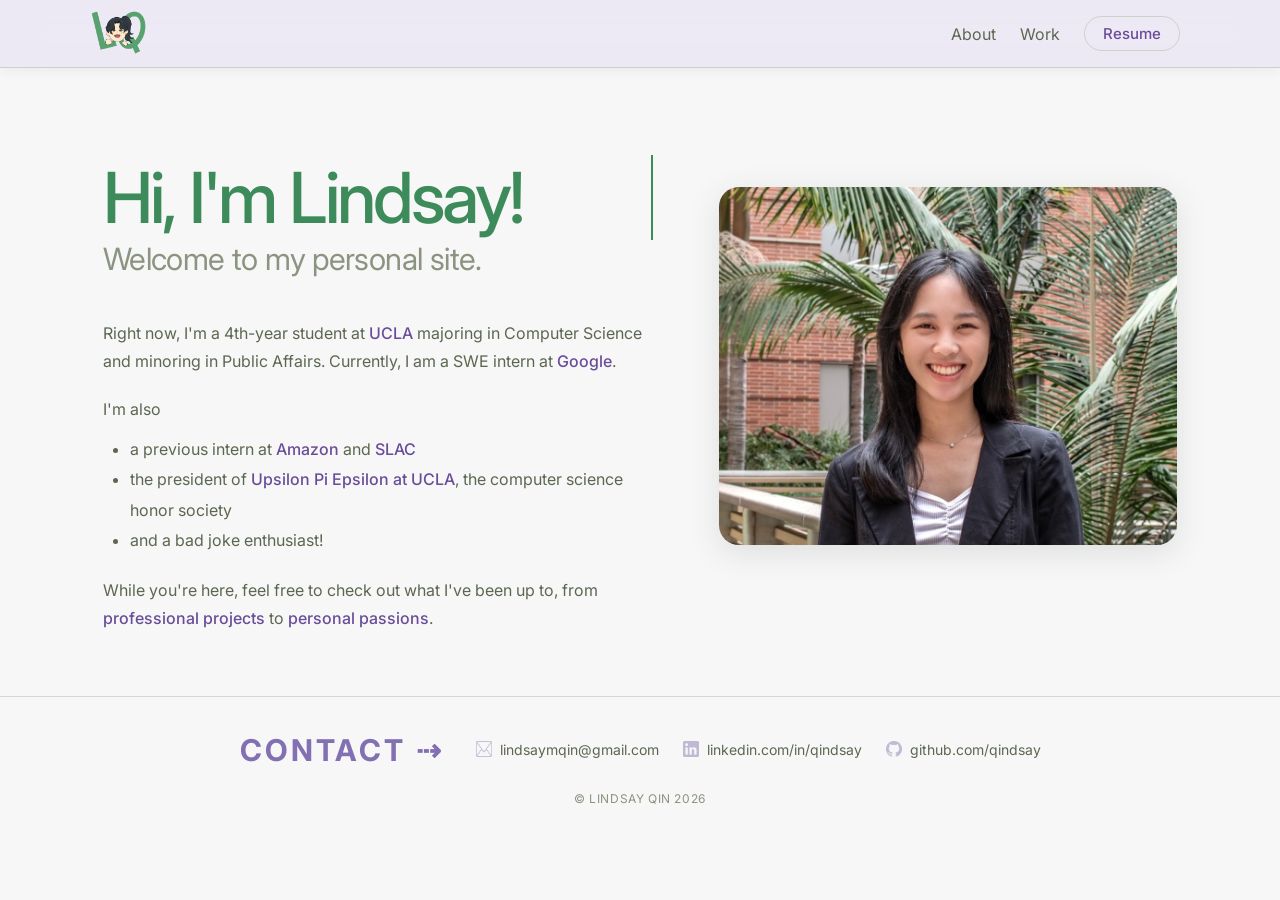
<file: index.html>
<!doctype html><html lang="en"><head><meta charset="utf-8"/><link rel="icon" href="/favicon.ico"/><meta name="viewport" content="width=device-width,initial-scale=1"/><meta name="theme-color" content="#000000"/><meta name="description" content="Web site created using create-react-app"/><link rel="apple-touch-icon" href="/favicon.ico"/><link rel="manifest" href="/manifest.json"/><link rel="preconnect" href="https://fonts.googleapis.com"><link rel="preconnect" href="https://fonts.gstatic.com" crossorigin><link href="https://fonts.googleapis.com/css2?family=Inter:wght@300;400;500;600;700&display=swap" rel="stylesheet"><title>Lindsay Qin</title><script defer="defer" src="/static/js/main.95733345.js"></script><link href="/static/css/main.2096ff83.css" rel="stylesheet"></head><body><noscript>You need to enable JavaScript to run this app.</noscript><div id="root"></div></body></html>
</file>
<file: static/css/main.2096ff83.css>
:root{--bg:#f7f7f8;--nav-bg:#ebe8f4e0;--card-bg:#eeeaf5;--contact-bg:#edecea;--border:#a0aa9466;--green:#3d8b5a;--purple:#6a4d99;--purple-mid:#8270b3;--purple-light:#9888c0;--text-primary:#383f30;--text-secondary:#5c6750;--text-muted:#8a9480;--shadow-sm:0 2px 12px #383f3012;--shadow-md:0 8px 32px #383f3021;--shadow-card:0 4px 20px #6a4d9921;--shadow-card-hover:0 14px 44px #6a4d993b;--radius-lg:20px;--radius:14px;--radius-sm:8px;--ease:cubic-bezier(0.4,0,0.2,1);--transition:all 0.3s cubic-bezier(0.4,0,0.2,1)}*{background-color:#f7f7f8;background-color:var(--bg);box-sizing:border-box;color:#5c6750;color:var(--text-secondary);font-family:Inter,sans-serif;margin:0;padding:0}h1{color:#3d8b5a;color:var(--green);font-weight:700;letter-spacing:-.03em;margin-top:10%}h2{font-weight:500;letter-spacing:-.02em}h2,h3{color:#8a9480;color:var(--text-muted)}h3{font-size:12px;letter-spacing:.05em;margin-bottom:2%;text-align:center;text-transform:uppercase}h3,p{font-weight:400}p{color:#5c6750;color:var(--text-secondary);line-height:1.75}a{color:#6a4d99;color:var(--purple);font-weight:500;text-decoration:none;transition:color .2s cubic-bezier(.4,0,.2,1);transition:color .2s var(--ease)}a:hover{color:#9888c0;color:var(--purple-light)}nav{align-items:center;backdrop-filter:blur(20px);-webkit-backdrop-filter:blur(20px);background-color:#ebe8f4e0;background-color:var(--nav-bg);border-bottom:1px solid #a0aa9466;border-bottom:1px solid var(--border);box-shadow:0 2px 12px #383f3012;box-shadow:var(--shadow-sm);box-sizing:border-box;display:flex;flex-direction:row;height:68px;justify-content:space-between;left:0;padding:0 7%;position:fixed;top:0;width:100%;z-index:1000}nav,nav *,nav :after,nav :before{background-color:initial}nav{background-color:#ebe8f4e0!important;background-color:var(--nav-bg)!important}nav a{color:#5c6750;color:var(--text-secondary);font-weight:400;transition:color .2s cubic-bezier(.4,0,.2,1);transition:color .2s var(--ease)}nav a:hover{color:#383f30;color:var(--text-primary)}nav img{background-color:initial;max-height:46px;transition:transform .4s cubic-bezier(.4,0,.2,1);transition:transform .4s var(--ease)}nav img:hover{transform:scale(1.08) rotate(4deg)}nav ul{align-items:center;background-color:initial;display:flex;gap:4px}nav ul li{font-size:16px;list-style:none;padding:0 10px}nav ul li,nav ul li:last-child a{background-color:initial;display:inline-block}nav ul li:last-child a{border:1.5px solid #a0aa9466;border:1.5px solid var(--border);border-radius:100px;color:#6a4d99!important;color:var(--purple)!important;font-size:15px;font-weight:500;padding:7px 18px;transition:all .3s cubic-bezier(.4,0,.2,1);transition:var(--transition)}nav ul li:last-child a:hover{background-color:#6a4d99!important;background-color:var(--purple)!important;border-color:#6a4d99;border-color:var(--purple);color:#fff!important}.hamburger,.nav-links{display:none}.line{background-color:#5c6750;background-color:var(--text-secondary);border-radius:10px;height:.2rem;transform-origin:1px;transition:all .3s cubic-bezier(.4,0,.2,1);transition:all .3s var(--ease);width:2rem}@media (max-width:800px){nav .navbar-container{display:none}.hamburger{background-color:initial;cursor:pointer;display:flex;flex-flow:column nowrap;height:2rem;justify-content:space-around;width:2rem;z-index:10}.nav-links{backdrop-filter:blur(20px);-webkit-backdrop-filter:blur(20px);background-color:#ebe8f4f5;border-bottom:1px solid #a0aa9466;border-bottom:1px solid var(--border);box-shadow:0 8px 32px #383f3021;box-shadow:var(--shadow-md);justify-content:flex-end;opacity:0;padding:16px 7%;position:fixed;top:68px;transform:translateY(-120%);transition:transform .4s cubic-bezier(.4,0,.2,1),opacity .4s cubic-bezier(.4,0,.2,1);transition:transform .4s var(--ease),opacity .4s var(--ease);width:100%;z-index:2000}.nav-links ul{align-items:flex-end;background-color:initial;display:flex;flex-direction:column;gap:4px}.nav-links ul li{background-color:initial;list-style:none;padding:8px 0;text-align:right}.nav-links a{background-color:initial;color:#5c6750;color:var(--text-secondary);font-size:16px;font-weight:400}.nav-links.open{display:flex;opacity:1;transform:translateY(0)}}.contact-footer{border-top:1px solid #a0aa9466;border-top:1px solid var(--border);margin-top:5%}.contact-footer *{background-color:initial}.contact{display:flex;flex-direction:row;gap:5%;margin:0 5%;padding-top:1%;width:90%}.contact h1{color:#8270b3;color:var(--purple-mid);font-size:22px;font-weight:700;letter-spacing:.1em;margin:0;text-transform:uppercase}.contact .info{align-items:center;display:flex;flex-direction:row;gap:32px;justify-content:center;padding:2% 0;width:100%}.contact .info h1{font-size:30px;margin-top:0}.contact .info .contactList{align-items:center;display:flex;flex-direction:row;flex-wrap:wrap;gap:24px}.contactCard{align-items:center;border-bottom:1px solid #0000;color:#5c6750;color:var(--text-secondary);display:flex;font-size:14px;font-weight:400;gap:8px;padding-bottom:1px;text-decoration:none;transition:color .2s cubic-bezier(.4,0,.2,1);transition:color .2s var(--ease)}.contactCard *{background-color:initial}.contactCard img{flex-shrink:0;height:16px;opacity:.55;transition:opacity .2s cubic-bezier(.4,0,.2,1);transition:opacity .2s var(--ease);width:16px}.contactCard:hover{border-bottom-color:#6a4d99;border-bottom-color:var(--purple);color:#6a4d99;color:var(--purple)}.contactCard:hover img{opacity:.9}@media (max-width:800px){.contact{flex-direction:column;gap:24px}.contact .flavor{padding:0;width:100%}.contact .flavor h2{font-size:20px}.contact .info{flex-direction:column;padding:0;width:100%}.contactCard{font-size:13px}h3{font-size:11px;margin-top:8%}}.content{margin:100px 7% 5%;width:86%}.fadein{animation:fadeIn .5s forwards;opacity:0}@keyframes fadeIn{0%{opacity:0;transform:translateY(10px)}to{opacity:1;transform:translateY(0)}}.typed{animation:typing 2s forwards,blinking 1s infinite;animation-timing-function:steps(17);border-right:2px solid;overflow:hidden;white-space:nowrap;width:0}@keyframes typing{0%{width:0}to{width:100%}}@keyframes blinking{0%{border-right-color:#0000}50%{border-right-color:#3d8b5a;border-right-color:var(--green)}to{border-right-color:#0000}}.home-page{align-items:center;display:flex;flex-direction:row;gap:6%;justify-content:center;margin-top:8%}.home-page .intro-text{width:50%}.home-page .intro-text h1{color:#3d8b5a;color:var(--green);font-size:5.5vw;font-weight:500;letter-spacing:-.04em}.home-page .intro-text .frame2{animation-delay:3s}.home-page .intro-text h2{color:#8a9480;color:var(--text-muted);font-size:2.4vw;font-weight:400;padding-bottom:4%}.home-page .intro-text a{color:#6a4d99;color:var(--purple);font-weight:500}.home-page .intro-text a:hover{color:#9888c0;color:var(--purple-light)}.home-page ul{line-height:1.9;padding-left:5%;padding-top:2%}.home-page img{animation-delay:4s;border-radius:20px;border-radius:var(--radius-lg);box-shadow:0 8px 32px #383f3021;box-shadow:var(--shadow-md);height:28vw;max-width:46%;object-fit:cover;width:auto}@media (max-width:800px){.home-page{flex-direction:column-reverse;gap:32px}.home-page img{animation-delay:0s;height:auto;max-width:80%;padding-top:0}.home-page .intro-text{width:100%}.home-page .intro-text h1{font-size:10vw}.home-page .intro-text h2{font-size:5.5vw}}.about-page{align-items:flex-start;display:flex;gap:5%}.about-page h2{color:#3d8b5a;color:var(--green);font-size:2.2rem;font-weight:600;letter-spacing:-.03em;margin-bottom:8px}.about-page img{border-radius:20px;border-radius:var(--radius-lg);box-shadow:0 8px 32px #383f3021;box-shadow:var(--shadow-md);flex-shrink:0;height:auto;max-width:40%;object-fit:cover;width:auto}.about-page p,.about-page ul{line-height:1.4}.about-page ul{padding-left:5%;padding-top:1%}.about-page ul li{line-height:1.4;padding-bottom:1.8%}@media (max-width:800px){.about-page{align-items:center;flex-direction:column}.about-page img{height:auto;max-width:80%;padding:5% 0}.about-page h2{font-size:8vw}}.card-list{display:flex;flex-direction:row;flex-wrap:wrap;gap:3%;justify-content:space-between;margin:0;width:100%}.card{background-color:#eeeaf5;background-color:var(--card-bg);border:1px solid #a0aa9466;border:1px solid var(--border);border-radius:14px;border-radius:var(--radius);box-shadow:0 4px 20px #6a4d9921;box-shadow:var(--shadow-card);height:auto;margin-bottom:3%;overflow:hidden;text-align:center;transition:transform .35s cubic-bezier(.4,0,.2,1),box-shadow .35s cubic-bezier(.4,0,.2,1);transition:transform .35s var(--ease),box-shadow .35s var(--ease);width:48%}.card:hover{box-shadow:0 14px 44px #6a4d993b;box-shadow:var(--shadow-card-hover);transform:translateY(-7px)}.card img{border-radius:8px;border-radius:var(--radius-sm);height:auto;margin:2%;max-width:96%}.card h2,.card img{background-color:initial}.card h2{color:#383f30;color:var(--text-primary);font-size:1.05rem;font-weight:600;letter-spacing:-.01em;padding:3% 4% 1%;text-align:left}.card .title-separator{background-color:initial;color:#8a9480;color:var(--text-muted);font-weight:300;opacity:.5}.card .card-title-link{background-color:initial;color:#6a4d99;color:var(--purple);font-weight:500;transition:color .2s cubic-bezier(.4,0,.2,1);transition:color .2s var(--ease)}.card .card-title-link:hover{color:#9888c0;color:var(--purple-light)}.card .card-content{background-color:initial;color:#6a4d99;color:var(--purple);font-weight:500}.card .card-content:hover{color:#9888c0;color:var(--purple-light)}.card p{background-color:initial;color:#5c6750;color:var(--text-secondary);font-size:.9rem;line-height:1.65;padding:1% 4% 3%;text-align:left}@media (max-width:800px){.card-list{align-items:center;flex-direction:column;margin:0}.card{margin-bottom:20px;width:100%}.card img{max-height:300px;object-fit:cover}}
/*# sourceMappingURL=main.2096ff83.css.map*/
</file>
